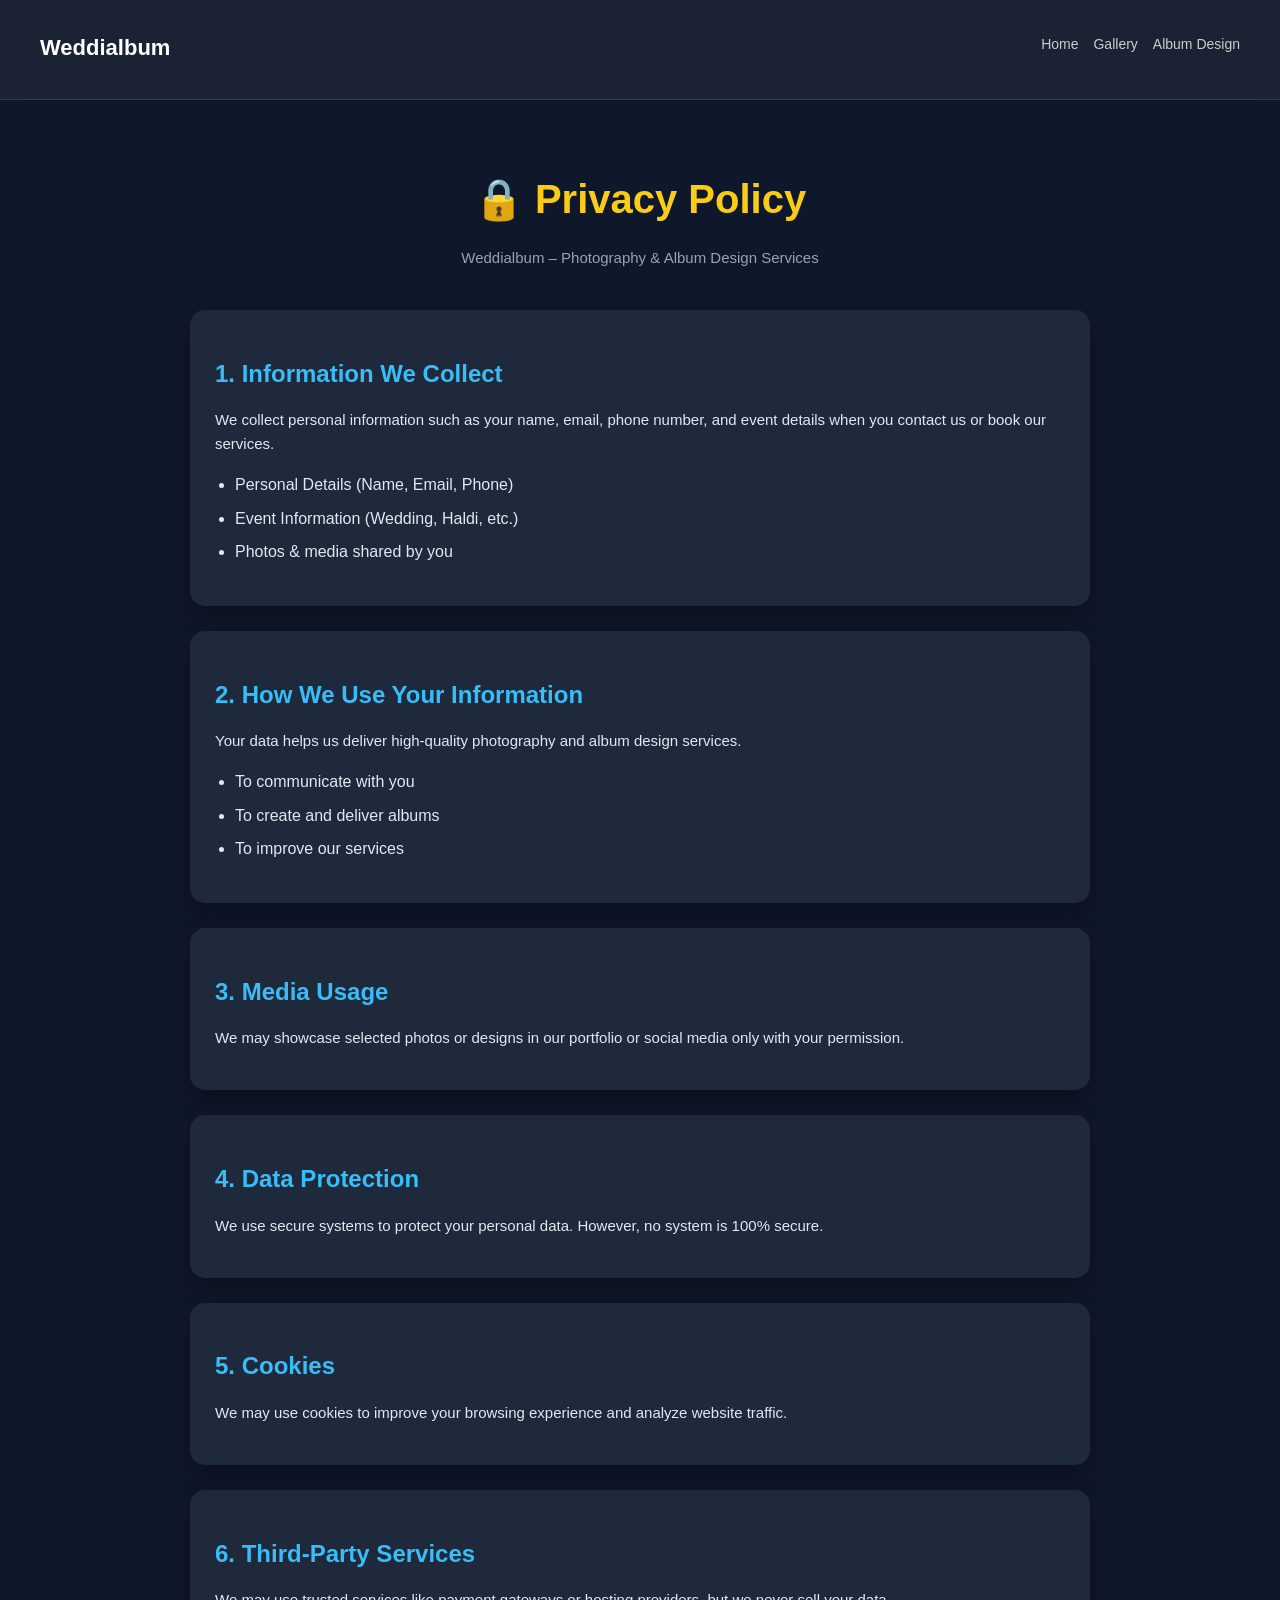
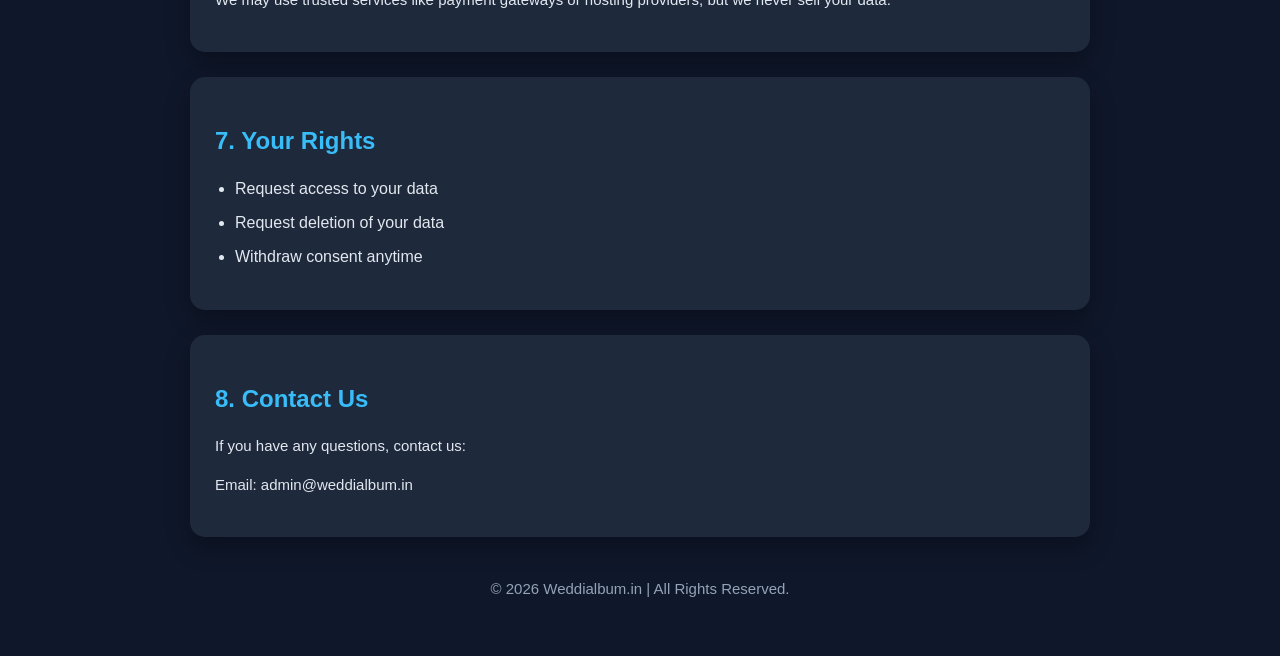
<file: privacy/index.html>
<!DOCTYPE html>
<html lang="en">
<head>
<meta charset="UTF-8">
<meta name="viewport" content="width=device-width, initial-scale=1.0">
<title>Privacy Policy | Weddialbum</title>

<style>
body {
    margin: 0;
    font-family: 'Poppins', sans-serif;
    background: #0f172a;
    color: #e2e8f0;
    line-height: 1.6;
    padding-top: 100px;
}
/* Navbar */
.navbar {
  position: fixed;
  width: 100%;
  height: 100px;
  top: 0;
  backdrop-filter: blur(12px);
  background: rgba(255,255,255,0.05);
  border-bottom: 1px solid rgba(255,255,255,0.1);
  z-index: 9999;
  box-sizing: border-box; /* 🔥 important */
  justify-content: center;
}
 .navbartext{
  max-width:1200px;
  margin:auto;
  display:flex;
  align-items:center;
  justify-content:space-between;
  padding:30px 20px;


 }


/* Logo */
.logo {
  font-size: 22px;
  font-weight: bold;
  color: #fff;
   text-decoration: none;
  
}

/* Menu */
.menu {
  list-style: none;
  display: flex;
  gap: 15px; /* কমাও */
  margin: 0;
  padding: 0;
  flex-wrap: wrap; /* 🔥 important */
}

.menu a {
  text-decoration: none;
  color: #ccc;
  font-size: 14px;
  transition: 0.3s;
}

.menu a:hover {
  color: #fff;
}

@media(max-width:768px){
  .navbartext{
    display: flex;
    flex-direction: column;
    justify-content: center;
    align-items: center;
    text-align: center;

    gap: 5px; /* 🔥 important: gap control */
    padding-top: 5px; /* 🔥 কমিয়ে দাও */
  }

  .logo{
    margin: 0;
    padding: 0;
   
  }

  .menu{
    justify-content: center;
    align-items: center;
    margin-top: 2px; /* 🔥 আগে 8px ছিল → কমাও */
  }
}

@media(max-width: 768px){

  .navbar {
    padding: 10px 15px;
  }

  .menu {
    gap: 10px;
  }

  .menu a {
    font-size: 12px;
  }

}

.container {
    max-width: 900px;
    margin: auto;
    padding: 40px 20px;
}

h1 {
    font-size: 40px;
    text-align: center;
    color: #facc15;
    margin-bottom: 10px;
}

.subtitle {
    text-align: center;
    color: #94a3b8;
    margin-bottom: 40px;
}

.section {
    background: #1e293b;
    padding: 25px;
    border-radius: 15px;
    margin-bottom: 25px;
    box-shadow: 0 10px 25px rgba(0,0,0,0.3);
    transition: 0.3s;
}

.section:hover {
    transform: translateY(-5px);
}

h2 {
    color: #38bdf8;
    margin-bottom: 10px;
}

p {
    font-size: 15px;
}

ul {
    padding-left: 20px;
}

li {
    margin-bottom: 8px;
}

.footer {
    text-align: center;
    margin-top: 40px;
    color: #94a3b8;
    font-size: 14px;
}
</style>

</head>

<body>

     <!-- Navbar -->
<div class="navbar">
  <div class="navbartext"> 
  <a href="index.html" class="logo">Weddialbum</a>

  <ul class="menu">
    <li><a href="https://weddialbum.in">Home</a></li>
    <li><a href="gallery.html">Gallery</a></li>
    <li><a href="albumdesign.html">Album Design</a></li>
  </ul>
  </div>
</div>
   

<div class="container">

<h1>🔒 Privacy Policy</h1>
<p class="subtitle">Weddialbum – Photography & Album Design Services</p>

<div class="section">
<h2>1. Information We Collect</h2>
<p>We collect personal information such as your name, email, phone number, and event details when you contact us or book our services.</p>
<ul>
<li>Personal Details (Name, Email, Phone)</li>
<li>Event Information (Wedding, Haldi, etc.)</li>
<li>Photos & media shared by you</li>
</ul>
</div>

<div class="section">
<h2>2. How We Use Your Information</h2>
<p>Your data helps us deliver high-quality photography and album design services.</p>
<ul>
<li>To communicate with you</li>
<li>To create and deliver albums</li>
<li>To improve our services</li>
</ul>
</div>

<div class="section">
<h2>3. Media Usage</h2>
<p>We may showcase selected photos or designs in our portfolio or social media only with your permission.</p>
</div>

<div class="section">
<h2>4. Data Protection</h2>
<p>We use secure systems to protect your personal data. However, no system is 100% secure.</p>
</div>

<div class="section">
<h2>5. Cookies</h2>
<p>We may use cookies to improve your browsing experience and analyze website traffic.</p>
</div>

<div class="section">
<h2>6. Third-Party Services</h2>
<p>We may use trusted services like payment gateways or hosting providers, but we never sell your data.</p>
</div>

<div class="section">
<h2>7. Your Rights</h2>
<ul>
<li>Request access to your data</li>
<li>Request deletion of your data</li>
<li>Withdraw consent anytime</li>
</ul>
</div>

<div class="section">
<h2>8. Contact Us</h2>
<p>If you have any questions, contact us:</p>
<p>Email: admin@weddialbum.in</p>
</div>

<div class="footer">
<p>© 2026 Weddialbum.in | All Rights Reserved.</p>
</div>

</div>

</body>
</html>
</file>
